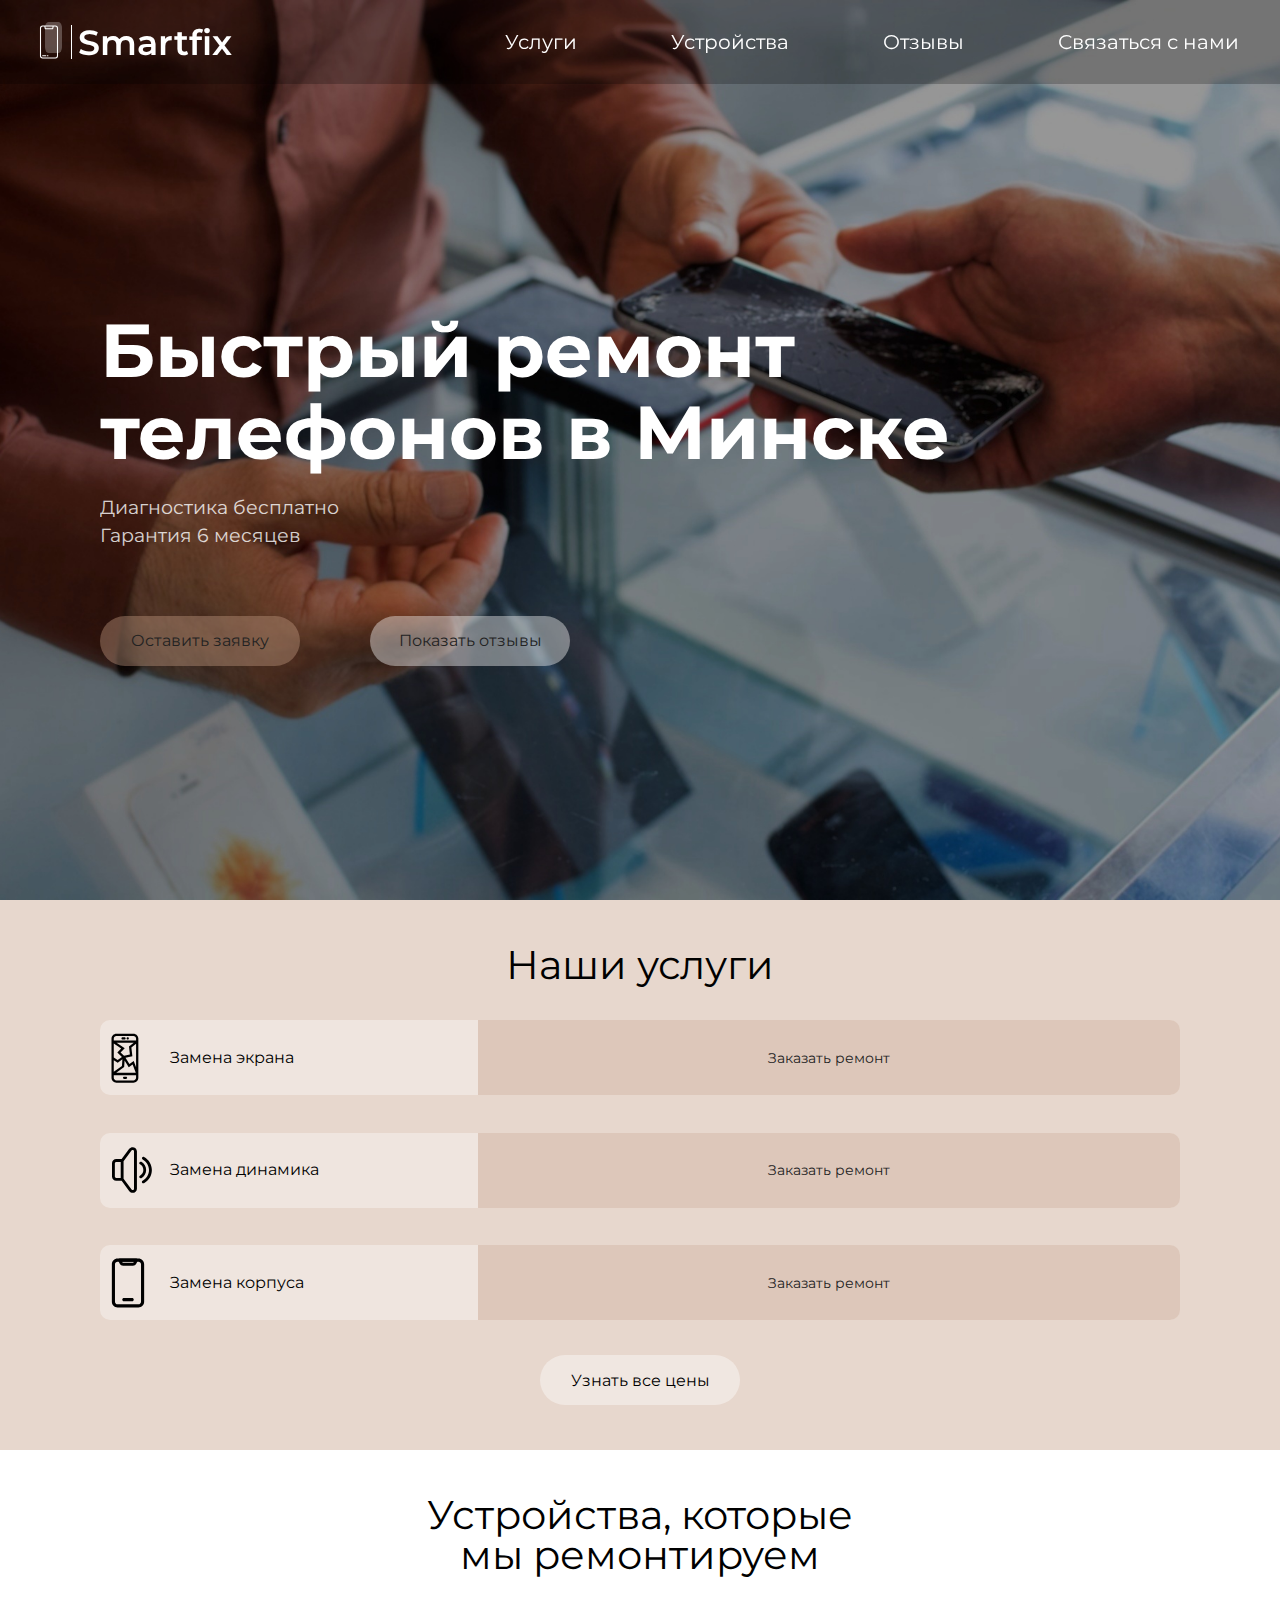
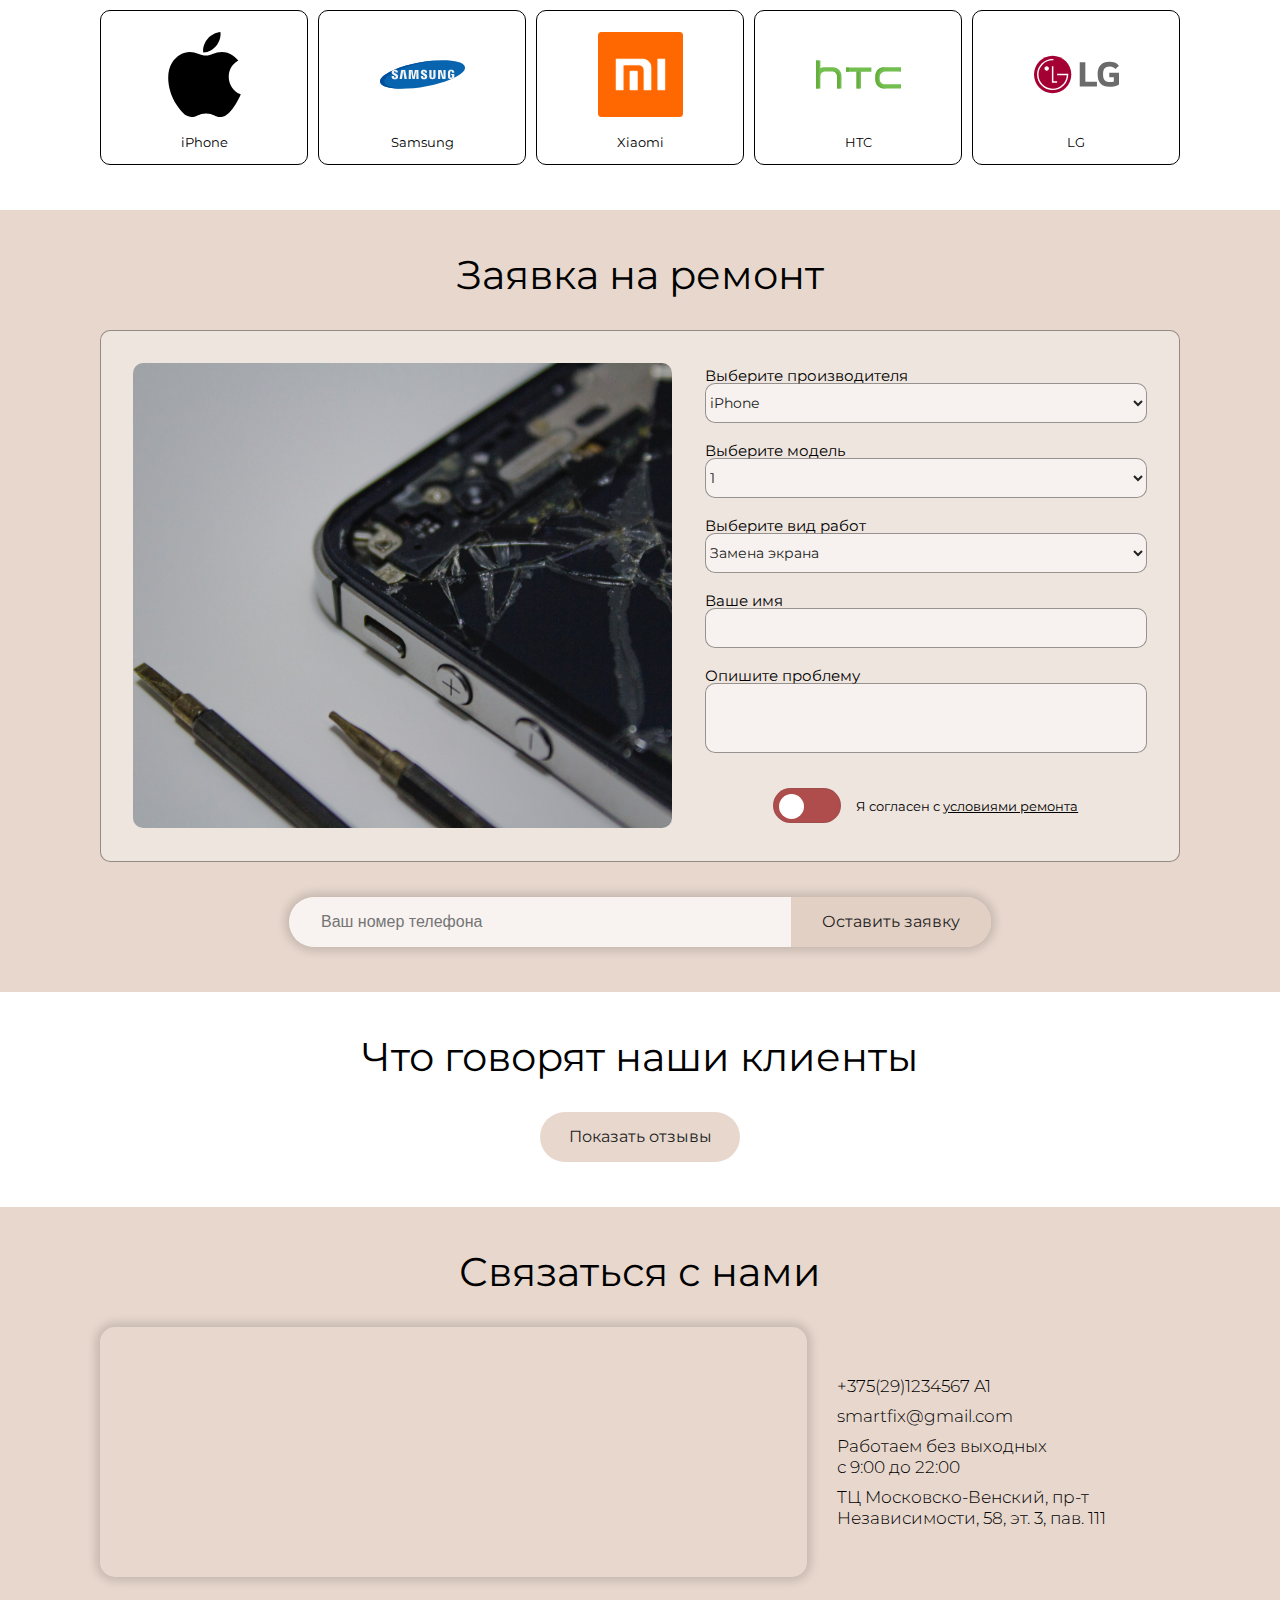
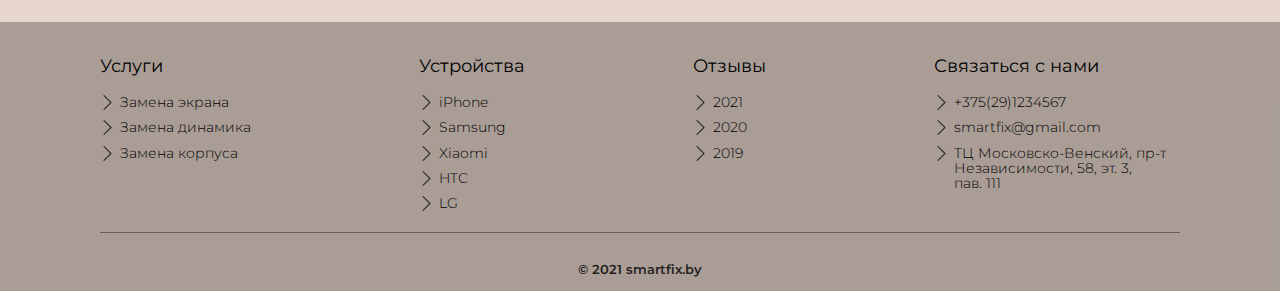
<file: index.html>
<!DOCTYPE html>
<html lang="ru">
<head>
  <meta charset="UTF-8">
  <meta http-equiv="X-UA-Compatible" content="IE=edge">
  <meta name="viewport" content="width=device-width, initial-scale=1.0">
  <meta name="theme-color" media="prefers-color-scheme: light" content="white">
  <title>Smartfix - ремонт мобильных телефонов</title>
  <link rel="shortcut icon" href="assets/img/smartphone.png" type="image/x-icon">
  <link rel="stylesheet" href="assets/css/reset.css">
  <link rel="stylesheet" href="assets/css/style.css">
</head>
<body>
  <div class="preloader-area">
    <div class="preloader">
      <div class="dot dot--1"></div>
      <div class="dot dot--2"></div>
      <div class="dot dot--3"></div>
      <div class="dot dot--4"></div>
      <div class="dot dot--5"></div>
      <div class="dot dot--6"></div>
      <div class="dot dot--7"></div>
      <div class="dot dot--8"></div>
    </div>
  </div>
  <header class="header">
    <div class="container">
      <div class="header__wrapper">
        <div class="wrapper">
          <a class="logo" href="index.html">
            <div class="icon__wrapper">
              <img class="logo__icon" src="assets/img/white-smartphone.svg" alt="">
            </div>
            <p class="logo__text">Smartfix</p>
          </a>
          <nav class="menu">
            <ul class="header__menu menu__list">
              <li class="menu__item">
                <a href="#services" class="menu__link">Услуги</a>
              </li>
              <li class="menu__item">
                <a href="#brends" class="menu__link">Устройства</a>
              </li>
              <li class="menu__item">
                <a href="comments.html" class="menu__link">Отзывы</a>
              </li>
              <li class="menu__item">
                <a href="#contacts" class="menu__link">Связаться с нами</a>
              </li>
            </ul>
          </nav>
          <div class="burger">
            <span></span>
          </div>
        </div>
        </div>
      </div>
    </div>
  </header>
  <main class="main">
    <div class="container">
      <section class="section first-screen">
        <div class="wrapper">
          <h1 class="title">Быстрый ремонт телефонов в Минске</h1>
          <p class="first-screen__description">Диагностика бесплатно</p>
          <p class="first-screen__description">Гарантия 6 месяцев</p>
          <div class="buttons">
            <button class="btn btn--dark btn--pulse" onclick="location.href='#request'">Оставить заявку</button>
            <button class="btn btn--light" onclick="location.href='comments.html'">Показать отзывы</button>
          </div>
        </div>
      </section>
      <section class="section services" id="services">
        <div class="wrapper">
          <h2 class="main-text main-text--big">Наши услуги</h2>
          <div class="services__list list">
            <div class="services__item">
              <p class="main-text services__name">Замена экрана</p>
              <div class="flip">
                <div class="front">
                  <img class="services__icon broken-glass" src="assets/img/broken glass.svg" alt="">
                </div>
                <div class="prices">от 40 руб.</div>
              </div>
              <button class="btn btn--dark" onclick="location.href='#request'">Заказать ремонт</button>
            </div>
            <div class="services__item">
              <p class="main-text services__name">Замена динамика</p>
              <div class="flip">
                <div class="front">
                  <img class="services__icon dynamic" src="assets/img/dynamic.svg" alt="">
                </div>
                <div class="prices">от 40 руб.</div>
              </div>
              <button class="btn btn--dark" onclick="location.href='#request'">Заказать ремонт</button>
            </div>
            <div class="services__item">
              <p class="main-text services__name">Замена корпуса</p>
              <div class="flip">
                <div class="front">
                  <img class="services__icon display" src="assets/img/display.svg" alt="">
                </div>
                <div class="prices">от 40 руб.</div>
              </div>
              <button class="btn btn--dark" onclick="location.href='#request'">Заказать ремонт</button>
          </div>
          </div>
          <button class="btn btn--light" onclick="location.href='assets/docs/prices_2021.xlsx'"><span class="all-prices__doc">Узнать все цены</span></button>
        </div>
      </section>
      <section class="section brends" id="brends">
        <div class="wrapper">
          <h2 class="main-text text brends__title">Устройства, которые<br>мы ремонтируем</h2>
          <div class="brends__list list">
            <a class="brends__item" href="#">
              <div class="item__wrapper">
                <div class="img__wrapper">
                  <img class="brends__icon" src="assets/img/apple.svg" alt="">
                </div>
                <p class="main-text main-text--small">iPhone</p>
              </div>
            </a>
            <a class="brends__item" href="#">
              <div class="item__wrapper">
                <div class="img__wrapper">
                  <img class="brends__icon" src="assets/img/samsung.svg" alt="">
                </div>
                <p class="main-text main-text--small">Samsung</p>
              </div>
            </a>
            <a class="brends__item" href="#">
              <div class="item__wrapper">
                <div class="img__wrapper">
                  <img class="brends__icon" src="assets/img/xiaomi.svg" alt="">
                </div>
                <p class="main-text main-text--small">Xiaomi</p>
              </div>
            </a>
            <a class="brends__item" href="#">
              <div class="item__wrapper">
                <div class="img__wrapper">
                  <img class="brends__icon" src="assets/img/htc.svg" alt="">
                </div>
                <p class="main-text main-text--small">HTC</p>
              </div>
            </a>
            <a class="brends__item" href="#">
              <div class="item__wrapper">
                <div class="img__wrapper">
                  <img class="brends__icon" src="assets/img/lg.svg" alt="">
                </div>
                <p class="main-text main-text--small">LG</p>
              </div>
            </a>
          </div>
        </div>
      </section>
      <section class="section request" id="request">
        <div class="wrapper">
          <h2 class="main-text main-text--big">Заявка на ремонт</h2>
          <div class="request__container">
            <div class="repair-request"></div>
            <form class="request__form" action="" method="POST">
              <div class="form__container">
                <label>Выберите производителя</label>
                <select class="form producer" name="producer">
                  <option class="main-text--small" value="iPhone">iPhone</option>
                  <option class="main-text--small" value="Samsung">Samsung</option>
                  <option class="main-text--small" value="Xiaomi">Xiaomi</option>
                  <option class="main-text--small" value="HTC">HTC</option>
                  <option class="main-text--small" value="LG">LG</option>
                </select>
              </div>
              <div class="form__container">
                <label>Выберите модель</label>
                <select class="model form" name="model">
                  <option class="main-text--small" value="#">1</option>
                  <option class="main-text--small" value="#">2</option>
                  <option class="main-text--small" value="#">3</option>
                  <option class="main-text--small" value="#">4</option>
                  <option class="main-text--small" value="#">5</option>
                </select>
              </div>
              <div class="form__container">
                <label>Выберите вид работ</label>
                <select class="service form" name="service">
                  <option class="main-text--small" value="display">Замена экрана</option>
                  <option class="main-text--small" value="body">Замена корпуса</option>
                  <option class="main-text--small" value="screen">Замена экрана</option>
                </select>
              </div>
              <div class="label__request name">
                <label for="name">Ваше имя</label>
                <input id="name" class="required" type="text" name="name" required>
              </div>
              <div class="label__request phone-number">
                <label for="phone-number">Ваш номер телефона</label>
                <input id="phone-number" class="required" type="tel" name="phone-number" required>
              </div>
              <div class="label__request problem-description">
                <label for="problem-description">Опишите проблему</label>
                <textarea id="problem-description" name="comments" cols="30" rows="5"></textarea>
              </div>
              <div class="conditions__container">
                <input id="color-check" type="checkbox" required>
                <label class="toggle-item" for="color-check"></label>
                <p class="main-text main-text--small conditions">Я согласен с <a class="main-text main-text--small conditions__doc" href="#">условиями ремонта</a></p>
              </div>
            </form>
          </div>
          <div class="leave-request">
            <form action="" method="POST">
              <input id="phone-number" class="required" type="tel" name="phone-number" placeholder="Ваш номер телефона" required>
              <button class="btn btn--light" onclick="location.href='#'">Оставить заявку</button>
              <button class="btn btn--dark" onclick="location.href='#'">Оставить заявку</button>
            </form>
          </div> 
        </div>
      </section>
      <section class="section comments">
        <div class="wrapper">
          <h2 class="main-text main-text--big">Что говорят наши клиенты</h2>
          <button class="btn btn--dark" onclick="location.href='comments.html'">Показать отзывы</button>
        </div>
      </section>
      <section class="section contacts" id="contacts">
        <div class="wrapper">
          <h2 class="main-text main-text--big">Связаться с нами</h2>
          <div class="contacts__wrapper">
            <div class="contacts__info">
              <a class="main-text tel" href="tel:+375291234567">+375(29)1234567 A1</a>
              <a class="main-text mail" href="mailto:smartfix@gmail.com">smartfix@gmail.com</a>
              <p class="main-text">Работаем без выходных<br>с 9:00 до 22:00</p>
              <p class="main-text">ТЦ Московско-Венский, пр-т Независимости, 58, эт.&nbsp;3, пав.&nbsp;111</p>
            </div>
            <iframe class="map" src="https://www.google.com/maps/embed?pb=!1m18!1m12!1m3!1d2349.7821523266925!2d27.587218448294088!3d53.917846954872836!2m3!1f0!2f0!3f0!3m2!1i1024!2i768!4f13.1!3m3!1m2!1s0x46dbcfa6efdaaaab%3A0xcbc95854c0225e6b!2sMoskovsko-Venskii%20Torgovyi%20Centr%20Tovarischestva%20Sobstvennikov%20Vsegda%20Vmeste!5e0!3m2!1sen!2sby!4v1624885175771!5m2!1sen!2sby" style="border:0;" allowfullscreen="" loading="lazy"></iframe>
          </div>
      </section>
    </div>
  </main>
  <footer class="section footer">
    <div class="container">
      <div class="wrapper">
        <div class="menu menu--open">
          <ul class="footer__menu menu__list">
            <li class="menu__item">
              <a href="#services" class="menu__link footer__contacts">Услуги</a>
              <div class="menu-expanded">
                <a class="main-text main-text--small" href="#">Замена экрана</a>
                <a class="main-text main-text--small" href="#">Замена динамика</a>
                <a class="main-text main-text--small" href="#">Замена корпуса</a>
              </div>
            </li>
            <li class="menu__item">
              <a href="#brends" class="menu__link footer__contacts">Устройства</a>
              <div class="menu-expanded">
                <a class="main-text main-text--small" href="#">iPhone</a>
                <a class="main-text main-text--small" href="#">Samsung</a>
                <a class="main-text main-text--small" href="#">Xiaomi</a>
                <a class="main-text main-text--small" href="#">HTC</a>
                <a class="main-text main-text--small" href="#">LG</a>
              </div>
            </li>
            <li class="menu__item">
              <a href="comments.html" class="menu__link footer__contacts">Отзывы</a>
              <div class="menu-expanded">
                <a class="main-text main-text--small"href="comments.html">2021</a>
                <a class="main-text main-text--small"href="comments.html">2020</a>
                <a class="main-text main-text--small"href="comments.html">2019</a>
              </div>
            </li>
            <li class="menu__item">
              <a href="#contacts" class="menu__link footer__contacts">Связаться с нами</a>
              <div class="menu-expanded">
                <a class="main-text main-text--small" href="tel:+375291234567">+375(29)1234567</a>
                <a class="main-text main-text--small" href="mailto:smartfix@gmail.com">smartfix@gmail.com</a>
                <a class="main-text main-text--small" href="https://goo.gl/maps/9uBG6E5hcBMedLnr9">ТЦ Московско-Венский, пр-т Независимости, 58, эт.&nbsp;3, пав.&nbsp;111</a>
              </div>
            </li>
          </ul>
        </div>
        <p class="copyright main-text main-text--small">© 2021 smartfix.by</p>
      </div>
    </div>
  </footer>
  <script src="assets/js/main.js"></script>
</body>
</html>
</file>
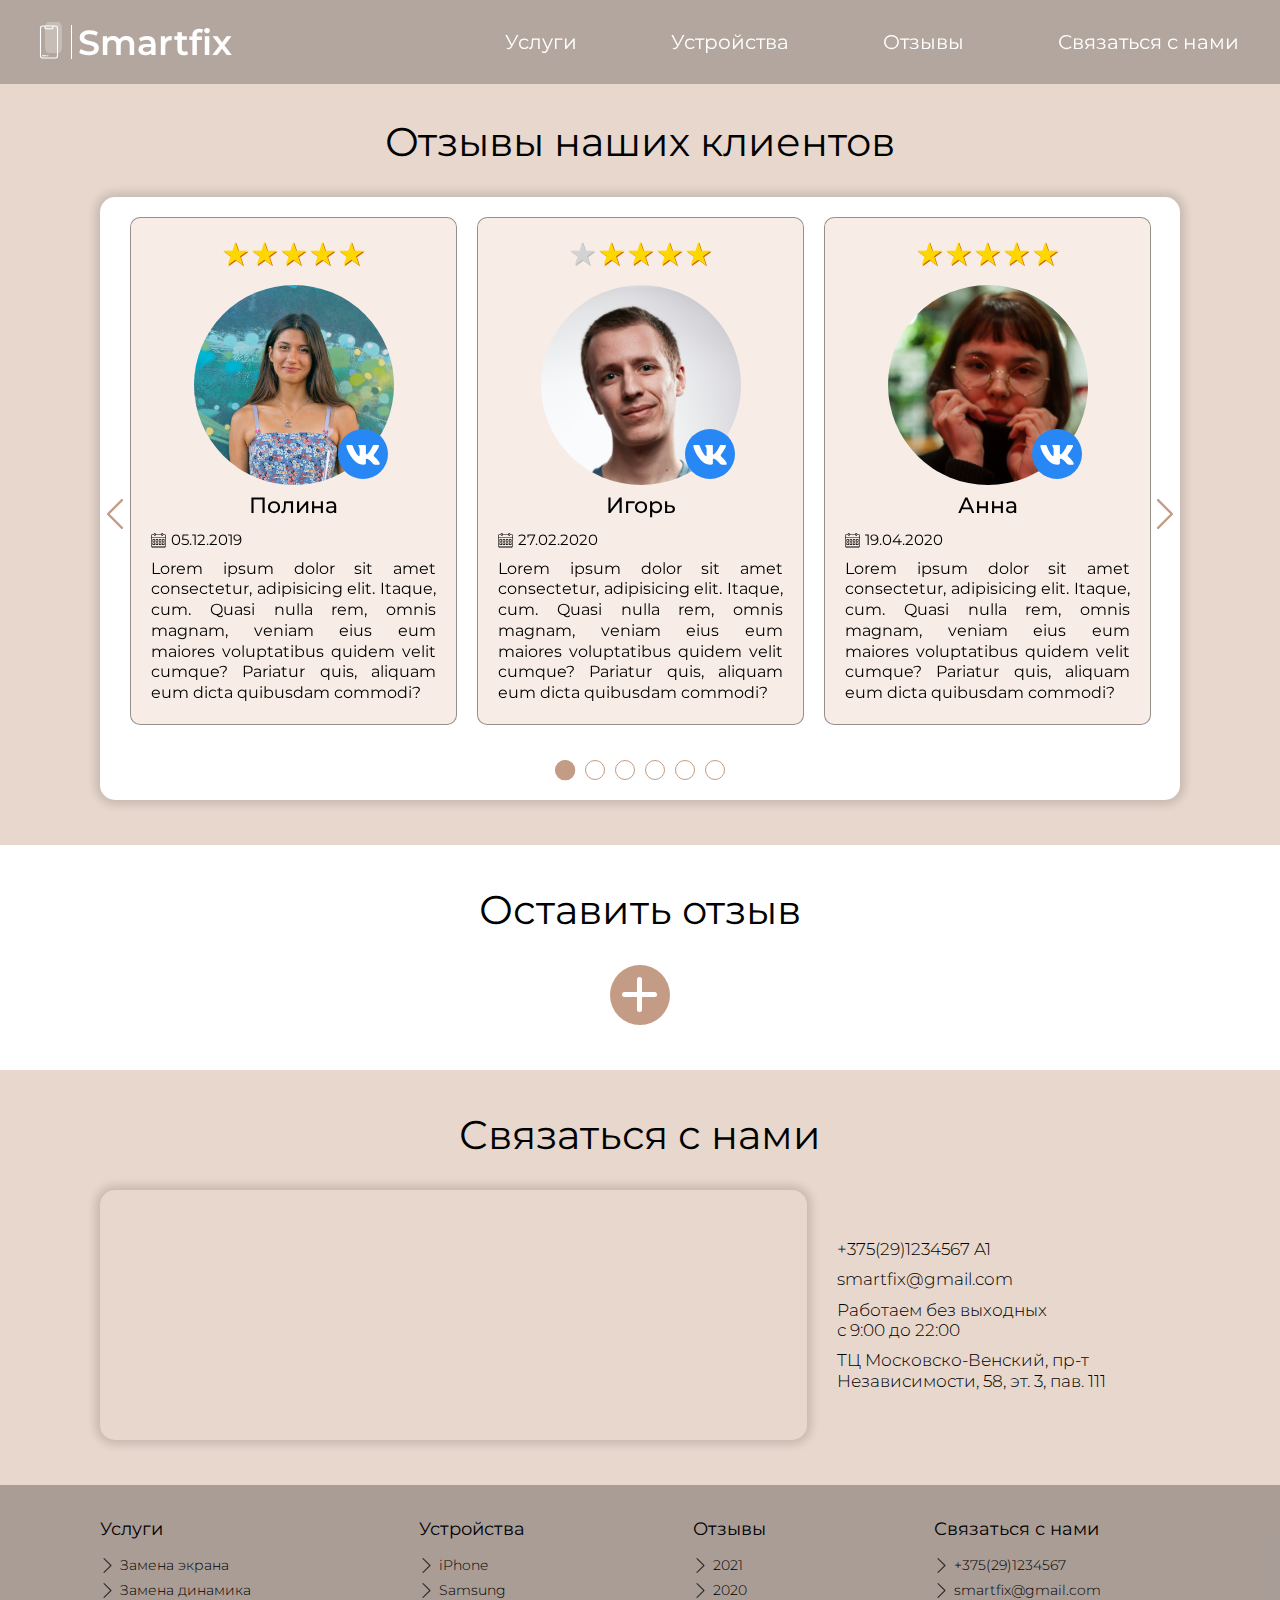
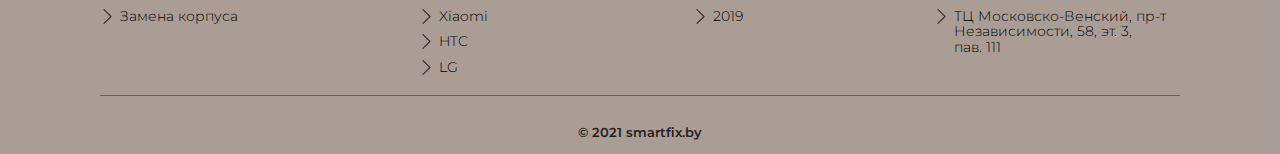
<file: comments.html>
<!DOCTYPE html>
<html lang="ru">
<head>
  <meta charset="UTF-8">
  <meta http-equiv="X-UA-Compatible" content="IE=edge">
  <meta name="viewport" content="width=device-width, initial-scale=1.0">
  <title>Отзывы клиентов</title>
  <link rel="shortcut icon" href="assets/img/smartphone.png" type="image/x-icon">
  <link rel="stylesheet" href="assets/css/reset.css">
  <link rel="stylesheet" href="assets/css/style.css">
  <link rel="stylesheet" href="assets/css/slider.css">
</head>
<body>
  <div class="preloader-area">
    <div class="preloader">
      <div class="dot dot--1"></div>
      <div class="dot dot--2"></div>
      <div class="dot dot--3"></div>
      <div class="dot dot--4"></div>
      <div class="dot dot--5"></div>
      <div class="dot dot--6"></div>
      <div class="dot dot--7"></div>
      <div class="dot dot--8"></div>
    </div>
  </div>
  <header class="header">
    <div class="container">
      <div class="header__wrapper">
        <div class="wrapper">
          <a class="logo" href="index.html">
            <div class="icon__wrapper">
              <img class="logo__icon" src="assets/img/white-smartphone.svg" alt="">
            </div>
            <p class="logo__text">Smartfix</p>
          </a>
          <nav class="menu">
            <ul class="header__menu menu__list">
              <li class="menu__item">
                <a href="index.html#services" class="menu__link">Услуги</a>
              </li>
              <li class="menu__item">
                <a href="index.html#brends" class="menu__link">Устройства</a>
              </li>
              <li class="menu__item">
                <a href="#reviews" class="menu__link">Отзывы</a>
              </li>
              <li class="menu__item">
                <a href="#contacts" class="menu__link">Связаться с нами</a>
              </li>
            </ul>
          </nav>
          <div class="burger">
            <span></span>
          </div>
        </div>
      </div>
    </div>
  </header>
  <main class="main">
    <div class="container">
      <section class="section reviews" id="reviews">
        <div class="wrapper">
          <div class="reviews__wrapper">
            <h2 class="main-text main-text--big">Отзывы наших клиентов</h2>
            <div class="slider">
              <div class="slider__item">
                <div class="slider__item--1">
                  <div class="rating">
                    <input type="radio" id="star-5" name="rating" value="5">
                    <label for="star-5"></label>	
                    <input type="radio" id="star-4" name="rating" value="4">
                    <label for="star-4"></label>    
                    <input type="radio" id="star-3" name="rating" value="3">
                    <label for="star-3"></label>  
                    <input type="radio" id="star-2" name="rating" value="2">
                    <label for="star-2"></label>    
                    <input type="radio" id="star-1" name="rating" value="1">
                    <label for="star-1"></label>
                  </div>
                  <div class="customer__info">
                    <div class="customer__img img-1">
                      <a class="net-icon" href="#">
                        <img src="assets/img/vk-logo.svg" alt="">
                      </a>
                    </div>
                    <p class="main-text main-text--small customer__name">Полина</p>
                  </div>
                  <p class="main-text main-text--small review-date">05.12.2019</p>
                  <p class="main-text main-text--small customer__review">Lorem ipsum dolor sit amet consectetur, adipisicing elit. Itaque, cum. Quasi nulla rem, omnis magnam, veniam eius eum maiores voluptatibus quidem velit cumque? Pariatur quis, aliquam eum dicta quibusdam commodi?</p>
                </div>
              </div>
              <div class="slider__item">
                <div class="slider__item--2">
                  <div class="rating rating--4">
                    <input type="radio" id="star-5" name="rating" value="5">
                    <label for="star-5"></label>	
                    <input type="radio" id="star-4" name="rating" value="4">
                    <label for="star-4"></label>    
                    <input type="radio" id="star-3" name="rating" value="3">
                    <label for="star-3"></label>  
                    <input type="radio" id="star-2" name="rating" value="2">
                    <label for="star-2"></label>    
                    <input type="radio" id="star-1" name="rating" value="1">
                    <label for="star-1"></label>
                  </div>
                  <div class="customer__info">
                    <div class="customer__img img-2">
                      <a class="net-icon" href="#">
                        <img src="assets/img/vk-logo.svg" alt="">
                      </a>
                    </div>
                    <p class="main-text main-text--small customer__name">Игорь</p>
                  </div>
                  <p class="main-text main-text--small review-date">27.02.2020</p>
                  <p class="main-text main-text--small customer__review">Lorem ipsum dolor sit amet consectetur, adipisicing elit. Itaque, cum. Quasi nulla rem, omnis magnam, veniam eius eum maiores voluptatibus quidem velit cumque? Pariatur quis, aliquam eum dicta quibusdam commodi?</p>
                </div>
              </div>
              <div class="slider__item">
                <div class="slider__item--3">
                  <div class="rating">
                    <input type="radio" id="star-5" name="rating" value="5">
                    <label for="star-5"></label>	
                    <input type="radio" id="star-4" name="rating" value="4">
                    <label for="star-4"></label>    
                    <input type="radio" id="star-3" name="rating" value="3">
                    <label for="star-3"></label>  
                    <input type="radio" id="star-2" name="rating" value="2">
                    <label for="star-2"></label>    
                    <input type="radio" id="star-1" name="rating" value="1">
                    <label for="star-1"></label>
                  </div>
                  <div class="customer__info">
                    <div class="customer__img img-3">
                      <a class="net-icon" href="#">
                        <img src="assets/img/vk-logo.svg" alt="">
                      </a>
                    </div>
                    <p class="main-text main-text--small customer__name">Анна</p>
                  </div>
                  <p class="main-text main-text--small review-date">19.04.2020</p>
                  <p class="main-text main-text--small customer__review">Lorem ipsum dolor sit amet consectetur, adipisicing elit. Itaque, cum. Quasi nulla rem, omnis magnam, veniam eius eum maiores voluptatibus quidem velit cumque? Pariatur quis, aliquam eum dicta quibusdam commodi?</p>
                </div>
              </div>
              <div class="slider__item">
                <div class="slider__item--4">
                  <div class="rating rating--4 rating--4">
                    <input type="radio" id="star-5" name="rating" value="5">
                    <label for="star-5"></label>	
                    <input type="radio" id="star-4" name="rating" value="4">
                    <label for="star-4"></label>    
                    <input type="radio" id="star-3" name="rating" value="3">
                    <label for="star-3"></label>  
                    <input type="radio" id="star-2" name="rating" value="2">
                    <label for="star-2"></label>    
                    <input type="radio" id="star-1" name="rating" value="1">
                    <label for="star-1"></label>
                  </div>
                  <div class="customer__info">
                    <div class="customer__img img-4">
                      <a class="net-icon" href="#">
                        <img src="assets/img/vk-logo.svg" alt="">
                      </a>
                    </div>
                    <p class="main-text main-text--small customer__name">Павел</p>
                  </div>
                  <p class="main-text main-text--small review-date">17.10.2020</p>
                  <p class="main-text main-text--small customer__review">Lorem ipsum dolor sit amet consectetur, adipisicing elit. Itaque, cum. Quasi nulla rem, omnis magnam, veniam eius eum maiores voluptatibus quidem velit cumque? Pariatur quis, aliquam eum dicta quibusdam commodi?</p>
                </div>
              </div>
              <div class="slider__item">
                <div class="slider__item--5">
                  <div class="rating rating--4 rating--3">
                    <input type="radio" id="star-5" name="rating" value="5">
                    <label for="star-5"></label>	
                    <input type="radio" id="star-4" name="rating" value="4">
                    <label for="star-4"></label>    
                    <input type="radio" id="star-3" name="rating" value="3">
                    <label for="star-3"></label>  
                    <input type="radio" id="star-2" name="rating" value="2">
                    <label for="star-2"></label>    
                    <input type="radio" id="star-1" name="rating" value="1">
                    <label for="star-1"></label>
                  </div>
                  <div class="customer__info">
                    <div class="customer__img img-5">
                      <a class="net-icon" href="#">
                        <img src="assets/img/vk-logo.svg" alt="">
                      </a>
                    </div>
                    <p class="main-text main-text--small customer__name">Ксения</p>
                  </div>
                  <p class="main-text main-text--small review-date">29.01.2021</p>
                  <p class="main-text main-text--small customer__review">Lorem ipsum dolor sit amet consectetur, adipisicing elit. Itaque, cum. Quasi nulla rem, omnis magnam, veniam eius eum maiores voluptatibus quidem velit cumque? Pariatur quis, aliquam eum dicta quibusdam commodi?</p>
                </div>
              </div>
              <div class="slider__item">
                <div class="slider__item--6">
                  <div class="rating">
                    <input type="radio" id="star-5" name="rating" value="5">
                    <label for="star-5"></label>	
                    <input type="radio" id="star-4" name="rating" value="4">
                    <label for="star-4"></label>    
                    <input type="radio" id="star-3" name="rating" value="3">
                    <label for="star-3"></label>  
                    <input type="radio" id="star-2" name="rating" value="2">
                    <label for="star-2"></label>    
                    <input type="radio" id="star-1" name="rating" value="1">
                    <label for="star-1"></label>
                  </div>
                  <div class="customer__info">
                    <div class="customer__img img-6">
                      <a class="net-icon" href="#">
                        <img src="assets/img/vk-logo.svg" alt="">
                      </a>
                    </div>
                    <p class="main-text main-text--small customer__name">Евгений</p>
                  </div>
                  <p class="main-text main-text--small review-date">21.05.2021</p>
                  <p class="main-text main-text--small customer__review">Lorem ipsum dolor sit amet consectetur, adipisicing elit. Itaque, cum. Quasi nulla rem, omnis magnam, veniam eius eum maiores voluptatibus quidem velit cumque? Pariatur quis, aliquam eum dicta quibusdam commodi?</p>
                </div>
              </div>
            </div>
          </div>
        </div>
      </section>
      <section class="section leave-review">
        <div class="wrapper">
          <h2 class="main-text main-text--big">Оставить отзыв</h2>
          <input id="check-review" type="checkbox">
          <label class="add-btn" for="check-review">
            <div class="check"></div>
          </label>
          <div class="review__container">
            <form class="review__form" action="" method="POST">
              <div class="rating__container">
                <p class="main-text main-text--small add-text">Оценка</p>
                <div class="rating">
                  <input type="radio" id="star star-5" name="rating" value="5">
                  <label for="star-5"></label>	
                  <input type="radio" id="star star-4" name="rating" value="4">
                  <label for="star-4"></label>    
                  <input type="radio" id="star star-3" name="rating" value="3">
                  <label for="star-3"></label>  
                  <input type="radio" id="star star-2" name="rating" value="2">
                  <label for="star-2"></label>    
                  <input type="radio" id="star star-1" name="rating" value="1">
                  <label for="star-1"></label>
                </div>
              </div>
              <div class="label__request name">
                <label for="customer__name">Имя</label>
                <input id="customer__name" class="required" type="text" name="customer__name" required>
              </div>
              <div class="label__request review-description">
                <label for="review-description">Отзыв</label>
                <textarea id="review__description" class="required" name="review__description" cols="30" rows="5"></textarea>
              </div>
              <div class="label__request net__link">
                <label for="net__link">Ссылка на соцсеть</label>
                <input id="net__link" type="text" name="net__link" required>
              </div>
              <div class="label__request input__wrapper">
                <p class="main-text main-text--small add-text add-text--input">Добавить фото</p>
                <label for="input__file" class="input__file--add">
                  Добавить фото
                  <img class="upload-icon" src="assets/img/upload.svg" alt="">
                </label>
                <label for="input__file" class="input__file--choose">
                  Выберите файл
                  <img class="upload-icon" src="assets/img/upload.svg" alt="">
                </label>
                <input class="input__file" id="input__file" type="file" name="photo" accept="image/*">
              </div>
            </form>
            <button class="btn btn--light" onclick="location.href='#'">Отправить отзыв</button>
          </div>
        </div>
      </section>
      <section class="section contacts" id="contacts">
        <div class="wrapper">
          <h2 class="main-text main-text--big">Связаться с нами</h2>
          <div class="contacts__wrapper">
            <div class="contacts__info">
              <a class="main-text tel" href="tel:+375291234567">+375(29)1234567 A1</a>
              <a class="main-text mail" href="mailto:smartfix@gmail.com">smartfix@gmail.com</a>
              <p class="main-text">Работаем без выходных<br>с 9:00 до 22:00</p>
              <p class="main-text">ТЦ Московско-Венский, пр-т Независимости, 58, эт.&nbsp;3, пав.&nbsp;111</p>
            </div>
            <iframe class="map" src="https://www.google.com/maps/embed?pb=!1m18!1m12!1m3!1d2349.7821523266925!2d27.587218448294088!3d53.917846954872836!2m3!1f0!2f0!3f0!3m2!1i1024!2i768!4f13.1!3m3!1m2!1s0x46dbcfa6efdaaaab%3A0xcbc95854c0225e6b!2sMoskovsko-Venskii%20Torgovyi%20Centr%20Tovarischestva%20Sobstvennikov%20Vsegda%20Vmeste!5e0!3m2!1sen!2sby!4v1624885175771!5m2!1sen!2sby" style="border:0;" allowfullscreen="" loading="lazy"></iframe>
          </div>
        </div>
      </section>
    </div>
  </main>
  <footer class="section footer">
    <div class="container">
      <div class="wrapper">
        <div class="menu">
          <ul class="footer__menu menu__list">
            <li class="menu__item">
              <a href="index.html#services" class="menu__link footer__contacts">Услуги</a>
              <div class="menu-expanded">
                <a class="main-text main-text--small" href="#">Замена экрана</a>
                <a class="main-text main-text--small" href="#">Замена динамика</a>
                <a class="main-text main-text--small" href="#">Замена корпуса</a>
              </div>
            </li>
            <li class="menu__item">
              <a href="index.html#brends" class="menu__link footer__contacts">Устройства</a>
              <div class="menu-expanded">
                <a class="main-text main-text--small" href="#">iPhone</a>
                <a class="main-text main-text--small" href="#">Samsung</a>
                <a class="main-text main-text--small" href="#">Xiaomi</a>
                <a class="main-text main-text--small" href="#">HTC</a>
                <a class="main-text main-text--small" href="#">LG</a>
              </div>
            </li>
            <li class="menu__item">
              <a href="#reviews" class="menu__link footer__contacts">Отзывы</a>
              <div class="menu-expanded">
                <a class="main-text main-text--small"href="comments.html">2021</a>
                <a class="main-text main-text--small"href="comments.html">2020</a>
                <a class="main-text main-text--small"href="comments.html">2019</a>
              </div>
            </li>
            <li class="menu__item">
              <a href="#contacts" class="menu__link footer__contacts">Связаться с нами</a>
              <div class="menu-expanded">
                <a class="main-text main-text--small" href="tel:+375291234567">+375(29)1234567</a>
                <a class="main-text main-text--small" href="mailto:smartfix@gmail.com">smartfix@gmail.com</a>
                <a class="main-text main-text--small" href="https://goo.gl/maps/9uBG6E5hcBMedLnr9">ТЦ Московско-Венский, пр-т Независимости, 58, эт.&nbsp;3, пав.&nbsp;111</a>
              </div>
            </li>
          </ul>
        </div>
        <p class="copyright main-text main-text--small">© 2021 smartfix.by</p>
      </div>
    </div>
  </footer>
  <script src="https://code.jquery.com/jquery-3.4.1.min.js"></script>
  <script src="assets/js/slick.min.js"></script>
  <script src="assets/js/slider.js"></script>
  <script src="assets/js/main.js"></script>
</body>
</html>
</file>
<file: assets/css/style.css>
@import url("https://fonts.googleapis.com/css2?family=Montserrat:wght@300;400;500;600;700&display=swap");
* {
  -webkit-box-sizing: border-box;
          box-sizing: border-box;
  text-decoration: none;
  color: #000000;
}

body {
  font-family: "Montserrat", sans-serif;
  background-color: #c49b8467;
  display: -webkit-box;
  display: -ms-flexbox;
  display: flex;
  -webkit-box-orient: vertical;
  -webkit-box-direction: normal;
      -ms-flex-direction: column;
          flex-direction: column;
  min-height: calc(var(--vh, 1vh) * 100);
}

header, footer {
  -webkit-box-flex: 0;
      -ms-flex: 0 0 auto;
          flex: 0 0 auto;
}

main {
  -webkit-box-flex: 1;
      -ms-flex: 1 0 auto;
          flex: 1 0 auto;
}

header, main, footer {
  min-width: 320px;
}

h2 {
  margin-bottom: 35px;
}

select {
  font-family: 'Montserrat', sans-serif;
}

a:focus {
  outline: none;
}

.container {
  max-width: 1600px;
  margin: 0 auto;
}

.section:not(.first-screen, .footer, .reviews) {
  padding: 45px 25px;
}

.section:nth-child(2n+1) {
  background-color: #ffffff;
}

.wrapper:not(.header__wrapper .wrapper ) {
  max-width: 1080px;
  margin: 0 auto;
}

.btn {
  font-family: "Montserrat", sans-serif;
  font-weight: 400;
  font-size: 16px;
  width: 200px;
  height: 50px;
  display: block;
  background: #c49b8467;
  border: none;
  border-radius: 30px;
  padding: 0;
  margin: 0 auto;
  margin-top: 35px;
}

.btn--dark:hover {
  background-color: #c49b84d7;
  -webkit-box-shadow: 0px 0px 10px 4px rgba(0, 0, 0, 0.15);
          box-shadow: 0px 0px 10px 4px rgba(0, 0, 0, 0.15);
}

.btn--light {
  background-color: rgba(255, 255, 255, 0.4);
}

.btn--light:hover {
  -webkit-box-shadow: 0px 0px 10px 4px rgba(255, 255, 255, 0.25);
          box-shadow: 0px 0px 10px 4px rgba(255, 255, 255, 0.25);
  background-color: rgba(255, 255, 255, 0.8);
}

.btn--pulse {
  animation: pulse 0.4s alternate infinite;
}

.btn--pulse:hover {
  animation: paused;
}

.main-text {
  font-weight: 400;
  font-size: 25px;
  text-align: center;
}

.main-text--big {
  font-size: 27px;
}

.main-text--small {
  font-size: 16px;
}

.list {
  display: -webkit-box;
  display: -ms-flexbox;
  display: flex;
  -ms-flex-wrap: wrap;
      flex-wrap: wrap;
}

.preloader-area {
  background-color: #c49b84;
  position: fixed;
  left: 0;
  top: 0;
  right: 0;
  bottom: 0;
  overflow: hidden;
  z-index: 999;
}

.preloader {
  width: 100px;
  height: 100px;
  margin: 0 auto;
  margin-top: calc(calc(var(--vh, 1vh) * 50) - 50px);
  position: relative;
  -webkit-animation: dot 4s infinite linear;
          animation: dot 4s infinite linear;
}

.dot {
  width: 15px;
  height: 15px;
  border-radius: 50%;
  background-color: #fff;
}

.dot--1 {
  position: absolute;
  top: -7.5px;
  left: 42.5px;
  -webkit-animation: dot--1 0.8s infinite;
          animation: dot--1 0.8s infinite;
}

.dot--2 {
  position: absolute;
  top: 7px;
  right: 6px;
  -webkit-animation: dot--2 0.8s infinite 0.1s;
          animation: dot--2 0.8s infinite 0.1s;
}

.dot--3 {
  position: absolute;
  top: 42.5px;
  right: -7.5px;
  -webkit-animation: dot--3 0.8s infinite 0.2s;
          animation: dot--3 0.8s infinite 0.2s;
}

.dot--4 {
  position: absolute;
  bottom: 7px;
  right: 6px;
  -webkit-animation: dot--4 0.8s infinite 0.3s;
          animation: dot--4 0.8s infinite 0.3s;
}

.dot--5 {
  position: absolute;
  bottom: -7.5px;
  left: 42.5px;
  -webkit-animation: dot--5 0.8s infinite 0.4s;
          animation: dot--5 0.8s infinite 0.4s;
}

.dot--6 {
  position: absolute;
  bottom: 7px;
  left: 6px;
  -webkit-animation: dot--6 0.8s infinite 0.5s;
          animation: dot--6 0.8s infinite 0.5s;
}

.dot--7 {
  position: absolute;
  top: 42.5px;
  left: -7.5px;
  -webkit-animation: dot--7 0.8s infinite 0.6s;
          animation: dot--7 0.8s infinite 0.6s;
}

.dot--8 {
  position: absolute;
  top: 7px;
  left: 6px;
  -webkit-animation: dot--8 0.8s infinite 0.7s;
          animation: dot--8 0.8s infinite 0.7s;
}

.loaded_hiding .preloader-area {
  -webkit-transition: 0.3s opacity;
  -o-transition: 0.3s opacity;
  transition: 0.3s opacity;
  opacity: 0;
}

.loaded .preloader-area {
  display: none;
}

.header {
  position: fixed;
  width: 100%;
  top: 0;
  left: 0;
  background-color: #0000003a;
  z-index: 900;
}
.header__wrapper .wrapper {
  padding: 20px;
  display: -webkit-box;
  display: -ms-flexbox;
  display: flex;
  -webkit-box-pack: justify;
      -ms-flex-pack: justify;
          justify-content: space-between;
  -webkit-box-align: center;
      -ms-flex-align: center;
          align-items: center;
  margin-left: -3px;
  z-index: 30;
}

.logo {
  display: -webkit-box;
  display: -ms-flexbox;
  display: flex;
  -webkit-box-align: center;
      -ms-flex-align: center;
          align-items: center;
}

.logo__icon {
  display: block;
  width: 40px;
  border-right: 1px solid #ffffff;
  padding-right: 5px;
  margin-right: 6px;
}

.icon__wrapper {
  position: relative;
}

.icon__wrapper::after {
  content: "";
  width: 17px;
  height: 31px;
  position: absolute;
  top: -3px;
  left: 13px;
  border-radius: 20%;
  background-color: rgba(255, 255, 255, 0.25);
  z-index: -1;
}

.logo__text {
  font-size: 35px;
  font-weight: 600;
  color: #ffffff;
}

.header__wrapper .menu {
  background-color: #c49b84;
  display: -webkit-box;
  display: -ms-flexbox;
  display: flex;
  -webkit-box-orient: vertical;
  -webkit-box-direction: normal;
      -ms-flex-direction: column;
          flex-direction: column;
  -webkit-box-pack: justify;
      -ms-flex-pack: justify;
          justify-content: space-between;
  position: fixed;
  width: 100vw;
  height: calc(var(--vh, 1vh) * 100);
  top: 0;
  left: -100vw;
  -webkit-transition: 0.7s;
  -o-transition: 0.7s;
  transition: 0.7s;
  z-index: -2;
  padding-top: 54px;
}
.header__wrapper .menu--open {
  left: 0;
}

.header__menu {
  -webkit-box-align: center;
      -ms-flex-align: center;
          align-items: center;
}

.menu__list {
  height: calc(var(--vh, 1vh) * 100);
  display: -webkit-box;
  display: -ms-flexbox;
  display: flex;
  -webkit-box-orient: vertical;
  -webkit-box-direction: normal;
      -ms-flex-direction: column;
          flex-direction: column;
  -webkit-box-pack: space-evenly;
      -ms-flex-pack: space-evenly;
          justify-content: space-evenly;
  -webkit-box-align: center;
      -ms-flex-align: center;
          align-items: center;
}

.header__menu .menu__item {
  font-weight: 400;
  font-size: 22px;
  padding: 10px;
  z-index: 991;
  border: 2px solid transparent;
}

.header__menu .menu__item:hover {
  border-bottom-color: #ffffff;
}

.menu__link {
  color: #ffffff;
}

.burger {
  width: 30px;
  height: 30px;
  position: absolute;
  right: 20px;
  top: 15px;
  cursor: pointer;
  margin-right: 6px;
}

.burger span {
  top: 20px;
}

.burger span, .burger span::before, .burger span::after {
  content: "";
  width: 100%;
  height: 3px;
  border-radius: 2px;
  background: #ffffff;
  position: absolute;
  display: block;
  -webkit-transition: 0.3s;
  -o-transition: 0.3s;
  transition: 0.3s;
}

.burger span::before {
  top: -12px;
}

.burger span:after {
  bottom: -12px;
}

.burger span.active {
  background: rgba(255, 255, 255, 0); 
}

.burger span.active::before {
  content: "";
  top: 0;
  -webkit-transform: rotate(45deg);
      -ms-transform: rotate(45deg);
          transform: rotate(45deg);
}

.burger span.active::after {
  content: "";
  bottom: 0;
  -webkit-transform: rotate(-45deg);
      -ms-transform: rotate(-45deg);
          transform: rotate(-45deg);
}

.first-screen {
  height: calc(var(--vh, 1vh) * 100);
  background: url("../img/bc-first-screen.jpeg") no-repeat;
  background-size: cover;
  background-position: 72.5%;
  display: -webkit-box;
  display: -ms-flexbox;
  display: flex;
  -webkit-box-align: center;
      -ms-flex-align: center;
          align-items: center;
  -webkit-box-pack: center;
      -ms-flex-pack: center;
          justify-content: center;
  padding: calc(50vh - 185px) 25px calc(50vh - 259px);
}

.title {
  font-size: 45px;
  font-weight: 700;
  text-align: center;
  color: #ffffff;
  margin-bottom: 20px;
}
.first-screen__description {
  font-size: 17px;
  font-weight: 400;
  line-height: 1.5;
  text-align: center;
  color: #ffffff;
  opacity: 0.8;
}

.buttons {
  height: 130px;
  display: -webkit-box;
  display: -ms-flexbox;
  display: flex;
  -webkit-box-orient: vertical;
  -webkit-box-direction: normal;
      -ms-flex-direction: column;
          flex-direction: column;
  -webkit-box-pack: justify;
      -ms-flex-pack: justify;
          justify-content: space-between;
  margin-top: 65px;
}

.buttons button {
  margin-top: 0;
}

.services__list {
  height: 430px;
  -webkit-box-orient: vertical;
  -webkit-box-direction: normal;
      -ms-flex-direction: column;
          flex-direction: column;
  -webkit-box-pack: justify;
      -ms-flex-pack: justify;
          justify-content: space-between;
  -webkit-box-align: center;
      -ms-flex-align: center;
          align-items: center;
}

.services__item {
  height: 125px;
  display: -webkit-box;
  display: -ms-flexbox;
  display: flex;
  -webkit-box-orient: vertical;
  -webkit-box-direction: normal;
      -ms-flex-direction: column;
          flex-direction: column;
  -webkit-box-align: center;
      -ms-flex-align: center;
          align-items: center;
  -webkit-box-pack: justify;
      -ms-flex-pack: justify;
          justify-content: space-between;
}

.services__name {
  font-size: 18px;
}

.flip {
  position: relative;
  -webkit-perspective: 500px;
          perspective: 500px;
}

.front {
  position: relative;
}

.front::after {
  content: "";
  width: 100px;
  height: 100px;
  display: block;
  background-color: rgba(255, 255, 255, 0.356);
  border-radius: 50%;
  position: absolute;
  top: -8px;
  right: -8px;
  z-index: -1;
}

.services__icon {
  height: 85px;
}

.prices {
  width: 100px;
  height: 100px;
  background-color: #ffffff;
  position: absolute;
  top: -8px;
  right: -8px;
  -webkit-transform: rotateY(180deg);
          transform: rotateY(180deg);
  border-radius: 50%;
}

.front, .prices {
  cursor: pointer;
  display: -webkit-box;
  display: -ms-flexbox;
  display: flex;
  -webkit-box-pack: center;
      -ms-flex-pack: center;
          justify-content: center;
  -webkit-box-align: center;
      -ms-flex-align: center;
          align-items: center;
  -webkit-transition: 0.7s;
  -o-transition: 0.7s;
  transition: 0.7s;
  -webkit-backface-visibility: hidden;
          backface-visibility: hidden;
}

.flip:hover .front {
  -webkit-transform: rotateY(180deg);
          transform: rotateY(180deg);
}

.flip:hover .prices {
  -webkit-transform: rotateY(360deg);
          transform: rotateY(360deg);
}
.services__item button {
  display: none;
}

.brends__item {
  height: 155px;
  display: -webkit-box;
  display: -ms-flexbox;
  display: flex;
  -webkit-box-flex: 1;
      -ms-flex-positive: 1;
          flex-grow: 1;
  border: transparent;
  border-radius: 10px;
}

.brends__item:nth-child(2n) {
  margin-left: 10px;
  margin-bottom: 10px;
}

.brends__item:hover {
  background-color: #c49b8467;
}

.item__wrapper {
  padding: 21px;
  padding-bottom: 15px;
  display: -webkit-box;
  display: -ms-flexbox;
  display: flex;
  -webkit-box-orient: vertical;
  -webkit-box-direction: normal;
      -ms-flex-direction: column;
          flex-direction: column;
  -webkit-box-pack: justify;
      -ms-flex-pack: justify;
          justify-content: space-between;
  -webkit-box-align: center;
      -ms-flex-align: center;
          align-items: center;
  -webkit-box-flex: 1;
      -ms-flex-positive: 1;
          flex-grow: 1;
  border: 1px solid black;
  border-radius: 10px;
}

.item__wrapper:hover {
  background-color: transparent;
}

.img__wrapper {
  height: 85px;
  display: -webkit-box;
  display: -ms-flexbox;
  display: flex;
}

.brends__icon {
  width: 85px;
}

.request__form {
  height: 510px;
  display: -webkit-box;
  display: -ms-flexbox;
  display: flex;
  -webkit-box-orient: vertical;
  -webkit-box-direction: normal;
      -ms-flex-direction: column;
          flex-direction: column;
  -webkit-box-pack: justify;
      -ms-flex-pack: justify;
          justify-content: space-between;
}

.repair-request {
  width: 50%;
  height: 465px;
  background: url(../img/repair-request.jpg) no-repeat;
  background-size: cover;
  background-position: 60%;
  border-radius: 10px;
  display: none;
}

select, .label__request input {
  width: 100%;
  height: 40px;
}

textarea {
  resize: none;
  width: 100%;
  height: 70px;
}

.form__container label, .label__request label {
  display: block;
  margin-bottom: 6px;
}

.form, .label__request input, textarea  {
  border: 1px solid #00000065;
  border-radius: 10px;
  background-color: rgba(255, 255, 255, 0.5);
}

.required:focus {
  -webkit-box-shadow: 0 0 9px 5px #af4c4c7a;
          box-shadow: 0 0 9px 5px #af4c4c7a;
}

.conditions__container {
  width: 100%;
  display: -webkit-box;
  display: -ms-flexbox;
  display: flex;
  -webkit-box-orient: horizontal;
  -webkit-box-direction: normal;
      -ms-flex-direction: row;
          flex-direction: row;
  -webkit-box-pack: center;
      -ms-flex-pack: center;
          justify-content: center;
  -webkit-box-align: center;
      -ms-flex-align: center;
          align-items: center;
  margin-top: 15px;
}

.conditions__container input {
  display: none;
}

.toggle-item {
  display: inline-block;
  min-width: 68px;
  height: 35px;
  background: #af4c4c;
  border: 0.5px solid rgba(94, 91, 91, 0.2);
  border-radius: 50px;
  position: relative;
  -webkit-transition: 0.3s;
  -o-transition: 0.3s;
  transition: 0.3s;
  cursor: pointer;
}

.toggle-item:before {
  content: "";
  width: 25px;
  height: 25px;
  border-radius: 50%;
  background: white;
  position: absolute;
  top: 4.5px;
  left: 4.5px;
  -webkit-transition: 0.3s;
  -o-transition: 0.3s;
  transition: 0.3s;
}

#color-check:checked ~ .toggle-item {
  background: #4caf50;
}

#color-check:checked ~ .toggle-item:before {
  left: 36.5px;
}

.conditions {
  line-height: 1.1;
  text-align: left;
  padding-left: 20px;
}

.conditions__doc {
  text-decoration: underline;
  cursor: pointer;
}

.leave-request form {
  position: relative;
  display: -webkit-box;
  display: -ms-flexbox;
  display: flex;
  -webkit-box-pack: center;
      -ms-flex-pack: center;
          justify-content: center;
}

.leave-request input{
  width: 80%;
  height: 50px;
  border: none;
  border-radius: 30px;
  background-color: rgba(255, 255, 255, 0.7);
  -webkit-box-shadow: 0px 0px 10px 4px rgba(0, 0, 0, 0.15);
          box-shadow: 0px 0px 10px 4px rgba(0, 0, 0, 0.15);
  padding-left: 32px;
  margin: 0 auto;
  margin-top: 35px;
  display: none;
}

.leave-request .btn--dark {
  display: none;
}

.contacts__info * {
  font-size: 19px;
  font-weight: 300;
  text-align: left;
  display: block;
  margin-bottom: 10px;
  line-height: 1.2;
}

.contacts__info p:last-child {
  margin-bottom: 0;
}

.tel:hover, .mail:hover, .input__wrapper label:hover {
  font-weight: 500;
}

.map {
  width: 100%;
  height: 270px;
  border-radius: 15px;
  -webkit-box-shadow: 0px 0px 10px 4px rgba(0, 0, 0, 0.15);
          box-shadow: 0px 0px 10px 4px rgba(0, 0, 0, 0.15);
  margin-top: 25px;
}

.footer {
  background-color: rgba(34, 33, 33, 0.315);
  padding: 35px 25px 15px;
}

.footer__menu {
  height: 160px;
  display: -webkit-box;
  display: -ms-flexbox;
  display: flex;
  -webkit-box-orient: vertical;
  -webkit-box-direction: normal;
      -ms-flex-direction: column;
          flex-direction: column;
  -webkit-box-pack: justify;
      -ms-flex-pack: justify;
          justify-content: space-between;
  -webkit-box-align: stretch;
      -ms-flex-align: stretch;
          align-items: stretch;
  padding: 0;
}

.footer__menu li {
  position: relative;
}

.footer__menu li::before {
  content: "";
  display: block;
  width: 18px;
  height: 18px;
  position: absolute;
  top: 0;
  right: 0;
  background-image: url(../img/expand-button.svg);
  background-position: 50% 50%;
  background-size: 100%;
  background-repeat: no-repeat;
  -webkit-transform: rotate(270deg);
      -ms-transform: rotate(270deg);
          transform: rotate(270deg);
  opacity: 0.7;
}

.footer__contacts {
  font-size: 18px;
  font-weight: 300;
  color: #000000;
}

.footer__contacts:hover {
  font-weight: 500;
}

.menu-expanded {
  display: none;
}

.copyright {
  font-weight: 600;
  font-size: 15px;
  text-align: left;
  opacity: 0.8;
  margin-top: 30px;
}

.reviews {
  padding: 122px 25px 45px;
  background: none !important;
}

.rating {
  display: -webkit-box;
  display: -ms-flexbox;
  display: flex;
  -webkit-box-pack: center;
      -ms-flex-pack: center;
          justify-content: center;
  -webkit-box-align: center;
      -ms-flex-align: center;
          align-items: center;
  margin: 0 auto;
  margin-bottom: 15px;
}

.rating input {
  display: none;
}

.rating label:before {
  content: "\2605";
} 

.rating label {
  padding: 0;
  cursor: pointer;
  font-size: 32px;
  color: gold;
  text-shadow: 1px 1px #c60;
}

.rating--4 label[for="star-5"] {
  color: lightgrey;
  text-shadow: 1px 1px #bbb;
}

.rating--3 label[for="star-4"] {
  color: lightgrey;
  text-shadow: 1px 1px #bbb;
}

.customer__img {
  position: relative;
  border-radius: 50%;
  width: 200px;
  height: 200px;
  margin-bottom: 10px;
}

.img-1 {
  background: url("../img/customers/woman-1.jpg") no-repeat;
  background-position: 50% 10%;
  background-size: 270px auto;
}

.img-2 {  
  background: url("../img/customers/man-1.jpg") no-repeat;
  background-size: 200px auto;
}

.img-3 {  
  background: url("../img/customers/woman-2.jpg") no-repeat;
  background-position: -10px 0%;
  background-size: 210px auto;
}

.img-4 {  
  background: url("../img/customers/man-2.jpg") no-repeat;
  background-position: 0 37%;
  background-size: 210px auto;
}

.img-5 { 
  background: url("../img/customers/woman-3.jpg") no-repeat;
  background-position: 67% 0%;
  background-size: 240px auto;
}

.img-6 {  
  background: url("../img/customers/man-3.jpg") no-repeat;
  background-position: 0px 15%;
  background-size: 220px auto;
}

.customer__info {
  display: -webkit-box;
  display: -ms-flexbox;
  display: flex;
  -webkit-box-orient: vertical;
  -webkit-box-direction: normal;
      -ms-flex-direction: column;
          flex-direction: column;
  -webkit-box-align: center;
      -ms-flex-align: center;
          align-items: center;
  margin-bottom: 15px;
}

.customer__name {
  font-size: 20px;
  font-weight: 500;
  -webkit-box-flex: 1;
      -ms-flex-positive: 1;
          flex-grow: 1;
}

.net-icon {
  position: absolute;
  top: 144px;
  left: 144px;
}

.net-icon img {
  width: 50px;
  border-radius: 50%;
}

.review-date {
  font-size: 14px;
  text-align: left;
  position: relative;
  line-height: 1.1;
  display: -webkit-box;
  display: -ms-flexbox;
  display: flex;
  -webkit-box-align: center;
      -ms-flex-align: center;
          align-items: center;
  padding-left: 20px;
  margin-bottom: 10px;
}

.review-date::before {
  content: "";
  left: 0;
  position: absolute;
  display: block;
  background-image: url(../img/calendar.svg);
  width: 15px;
  height: 15px;
  background-size: 100%;
}

.customer__review {
  font-size: 15px;
  line-height: 1.3;
  text-align: justify;
}

#check-review {
  display: none;
}

.add-btn {
  display: block;
  width: 60px;
  height: 60px;
  background: #c49b84;
  border-radius: 50%;
  position: relative;
  -webkit-transition: 0.3s;
  -o-transition: 0.3s;
  transition: 0.3s;
  cursor: pointer;
  margin: 0 auto;
}

.check:before, .check:after {
  content: "";
  width: 35px;
  height: 5px;
  border-radius: 10px;
  background: rgb(255, 255, 255);
  -webkit-transition: 0.25s;
  -o-transition: 0.25s;
  transition: 0.25s;
  position: absolute;  
}

.check:before {
  -webkit-transform: rotate(90deg) translate(27px, -12px);
      -ms-transform: rotate(90deg) translate(27px, -12px);
          transform: rotate(90deg) translate(27px, -12px);
}

.check:after {
  -webkit-transform: rotate(180deg) translate(-12px, -27px);
      -ms-transform: rotate(180deg) translate(-12px, -27px);
          transform: rotate(180deg) translate(-12px, -27px);
}

#check-review:checked ~ label .check:after {
  -webkit-transform: rotate(45deg) translate(28px, 11px);
      -ms-transform: rotate(45deg) translate(28px, 11px);
          transform: rotate(45deg) translate(28px, 11px)
}

#check-review:checked ~ label .check:before {
  -webkit-transform: rotate(-45deg) translate(-11px, 28px);
      -ms-transform: rotate(-45deg) translate(-11px, 28px);
          transform: rotate(-45deg) translate(-11px, 28px);
}

.review__container {
  max-width: 80%;
  min-width: 270px;
  border: 1px solid #00000065;
  border-radius: 15px;
  -webkit-box-shadow: 0px 0px 10px 4px rgba(0, 0, 0, 0.15);
          box-shadow: 0px 0px 10px 4px rgba(0, 0, 0, 0.15);
  background-color: #c49b8467;
  padding: 20px;
  margin: 0 auto;
  margin-top: 25px;
  display: none;
}

#check-review:checked ~ .review__container {
  display: block;
}

.review__form {
  height: 360px;
  display: -webkit-box;
  display: -ms-flexbox;
  display: flex;
  -webkit-box-orient: vertical;
  -webkit-box-direction: normal;
      -ms-flex-direction: column;
          flex-direction: column;
  -webkit-box-pack: justify;
      -ms-flex-pack: justify;
          justify-content: space-between;
}

.leave-review {
  background-color: #ffffff;
}

.rating__container .rating {
  display: block;
  margin: 0;
  -webkit-box-pack: start;
      -ms-flex-pack: start;
          justify-content: flex-start;
}

.rating__container .rating label {
  color: rgb(165, 164, 164);
  text-shadow: 1px 1px rgb(107, 107, 107);
}

.rating__container .rating:not(:checked) label:hover,
.rating__container .rating:not(:checked) label:hover ~ label {
  color: gold;
  text-shadow: 1px 1px goldenrod;
}

.rating__container .rating > #star:checked ~ label {
  color: gold;
  text-shadow: 1px 1px #c60;
}

/* .rating__container .rating > input:checked + label:hover,
.rating__container .rating > input:checked + label:hover ~ label,
.rating__container .rating > input:checked ~ label:hover,
.rating__container .rating > input:checked ~ label:hover ~ label,
.rating__container .rating > label:hover ~ input:checked ~ label {
  color: gold;
  text-shadow: 1px 1px #c60;
} */

.add-text{
  text-align: left;
  margin-bottom: 6px;
}
.add-text--input {
  display: none;
}

.input__wrapper label {
  margin-bottom: 0;
  cursor: pointer;
  display: -webkit-inline-box;
  display: -ms-inline-flexbox;
  display: flex;
  -webkit-box-align: center;
      -ms-flex-align: center;
          align-items: center;
  -webkit-box-pack: center;
      -ms-flex-pack: center;
          justify-content: center;
}

.input__wrapper .input__file--choose {
  display: none;
}

.upload-icon {
  width: 20px;
  margin-left: 10px;
}

.input__file {
  display: none;
}

.contacts {
  background: none !important;
}


@media screen and (min-width: 339px) {
  .brends__title {
    font-size: 27px;
  }
}
@media screen and (min-width: 447px) {
  .brends__item {
    margin-left: 0px;
    margin-right: 10px;
  }
  .brends__item:nth-child(n) {
    margin-top: 10px;
  }
  .brends__list {
    padding-left: 10px;
  }
}

@media screen and (min-width: 477px) {
  .brends__item:nth-child(n) {
    margin-top: 0;
  }
  .brends__item:nth-child(2n), .brends__item:nth-child(4) {
    margin-left: 0px;
  }
  .brends__item:nth-child(4), .brends__item:nth-child(5) {
    margin-bottom: 0 !important;
  }
} 

@media screen and (min-width: 530px) {
  .title {
    font-size: 41px;
    text-align: left;
    line-height: 1.1;
  }
  .first-screen__description {
    font-size: 16x;
    text-align: left;
  }
  .buttons {
    -webkit-box-orient: vertical;
    -webkit-box-direction: normal;
        -ms-flex-direction: column;
            flex-direction: column;
    -webkit-box-pack: justify;
        -ms-flex-pack: justify;
            justify-content: space-between;
  }
  .buttons button {
    margin: 0;
  }

  .services__list {
    height: 270px;
  }
  .services__name {
    -webkit-box-ordinal-group: 2;
        -ms-flex-order: 1;
            order: 1;
    position: absolute;
    left: 70px;
    font-size: 16px;
  }
  .services__item {
    width: 100%;
    height: 25%;
    border-radius: 10px;
    background-color: rgba(255, 255, 255, 0.356);
    -webkit-box-orient: horizontal;
    -webkit-box-direction: normal;
        -ms-flex-direction: row;
            flex-direction: row;
    position: relative;
  }
  .services__item button {
    width: 47%;
    height: 100%;
    display: block;
    margin-top: 0;
    margin-right: 0; 
    border-top-left-radius: 0;
    border-bottom-left-radius: 0;
    border-top-right-radius: 10px;
    border-bottom-right-radius: 10px;
    font-size: 14px;
  }
  .front::after {
    display: none;
  }
  .prices {
    width: -webkit-min-content;
    width: -moz-min-content;
    width: min-content;
    height: auto;
    text-align: center;
    position: absolute;
    top: 3px;
    left: 13.5px;
    /* left: 997px; */
    /* left: 390px; */
    display: block;
    border-radius: 0%;
    /* transform: rotateY(0deg); */
    /* transition: none; */
    background: none;
    font-size: 14px;
    /* display: none;  */
  }
  .flip {
    /* pointer-events: none; */
    -webkit-backface-visibility: hidden;
            backface-visibility: hidden;
  }
  .services__icon {
    height: 50px;
  }
  .dynamic {
    margin-left: 7px;
  }
  .display {
    margin-left: 3px;
  }
}

@media screen and (min-width: 600px) {
  .section {
    padding-left: 30px !important;
    padding-right: 30px !important;
  }
  .header__wrapper .wrapper {
    padding-left: 30px;
    padding-right: 30px;
    margin-left: -8px;
  }
  .title {
    font-size: 7.5vw;
  }
  .burger {
    margin-right: 10px;
  }
  .request__container {
    border: 1px solid #00000065;
    border-radius: 10px;
    background-color: rgba(255, 255, 255, 0.356);
    display: -webkit-box;
    display: -ms-flexbox;
    display: flex;
    -webkit-box-orient: horizontal;
    -webkit-box-direction: normal;
        -ms-flex-direction: row;
            flex-direction: row;
    -webkit-box-pack: space-evenly;
        -ms-flex-pack: space-evenly;
            justify-content: space-evenly;
    -webkit-box-align: center;
        -ms-flex-align: center;
            align-items: center;
    padding: 3% 0;
  }
  .repair-request {
    display: block;
  }
  .form__container label, .label__request label {
    font-weight: 400;
    font-size: 15px;
  }
  .form, .label__request input, textarea {
    font-size: 14px;
  }
  .request__form {
    height: 455px;
    width: 41%;
  }
  .phone-number {
    display: none;
  }
  .leave-request input{
    display: block;
    position: relative;
  }
  .leave-request .btn--light {
    display: none;
  }
  .leave-request .btn--dark {
    display: block;
    position: absolute;
    top: 35px;
    right: 10%;
    border-top-left-radius: 0;
    border-bottom-left-radius: 0;
    margin-top: 0;
  }
  .conditions {
    padding-left: 15px;
  }
  .main-text--small {
    font-size: 13px;
  }




  .contacts__wrapper {
    display: -webkit-box;
    display: -ms-flexbox;
    display: flex;
    -webkit-box-pack: justify;
        -ms-flex-pack: justify;
            justify-content: space-between;
    -webkit-box-align: center;
        -ms-flex-align: center;
            align-items: center;
  }
  .contacts__info {
    margin-left: 30px;
    -webkit-box-ordinal-group: 2;
        -ms-flex-order: 1;
            order: 1;
  }
  .contacts__info * {
    font-size: 17px;
  }
  .map {
    height: 250px;
    margin-top: 0;
    -webkit-box-ordinal-group: 1;
        -ms-flex-order: 0;
            order: 0;
  }


  
  .customer__name {
    font-size: 20px;
  }
  .review-date {
    font-size: 14px;
  }
  .customer__review {
    font-size: 15px;
  }



  .footer__menu {
    height: auto;
    -webkit-box-orient: horizontal;
    -webkit-box-direction: normal;
        -ms-flex-direction: row;
            flex-direction: row;
    border-bottom: 1px solid rgba(0, 0, 0, 0.4);
    padding-bottom: 10px;
  }
  .footer__contacts {
    font-weight: 400;
    font-size: 18px;
  }
  .footer__menu li {
    margin-right: 6%;
  }
  .footer__menu li:last-child {
    margin-right: 0;
  } 
  .footer__menu li::before {
    display: none;
  }
  .menu-expanded {
    max-width: 246px;
    display: -webkit-box;
    display: -ms-flexbox;
    display: flex;
    -webkit-box-orient: vertical;
    -webkit-box-direction: normal;
        -ms-flex-direction: column;
            flex-direction: column;
    margin-top: 20px;
  }
  .menu-expanded a {
    font-weight: 300;
    font-size: 14px;
    line-height: 1.1;
    text-align: left;
    padding-left: 20px;
    margin-bottom: 10px;
    position: relative;
  }
  .menu-expanded a::before{
    content: "";
    display: inline-block;
    width: 15.2px;
    height: 15.2px;
    position: absolute;
    top: 0;
    left: 0;
    background-image: url(../img/next.svg);
    background-repeat: no-repeat;
    opacity: 0.7;
  }
  .copyright {
    text-align: center;
  }
  .review__form {
    height: 310px !important;
  }
  .rating__container, .review__form .label__request {
    display: -webkit-box;
    display: -ms-flexbox;
    display: flex;
    -webkit-box-pack: justify;
        -ms-flex-pack: justify;
            justify-content: space-between;
    -webkit-box-align: center;
        -ms-flex-align: center;
            align-items: center;
  }
  .review-description {
    -webkit-box-align: start;
        -ms-flex-align: start;
            align-items: flex-start;
  }
  .add-text, .form__container label, .label__request label {
    margin-bottom: 0 !important;
  }
  #customer__name, #review__description, #net__link, .rating__container .rating {
    width: 60%;
  }
  .add-text {
    font-size: 15px;
  }
  .add-text--input {
    display: inline-block !important;
  }
  .input__wrapper label {
    width: 60%;
    height: 40px;
    margin: 0 auto;
    margin-right: 0;
    border: 1px solid #00000065;
    border-radius: 10px;
    background-color: rgba(255, 255, 255, 0.5);
    font-size: 13px;
  }
  .input__file--add {
    display: none !important;
  }
  .input__file--choose {
    display: -webkit-inline-box !important;
    display: -ms-inline-flexbox !important;
    display: flex !important;
  }
  .input__wrapper .input__file--choose:hover {
    -webkit-box-shadow: 0px 0px 10px 4px rgb(0 0 0 / 15%);
            box-shadow: 0px 0px 10px 4px rgb(0 0 0 / 15%);
  }
}

@media screen and (min-width: 765px) {
  .brends__item {
    margin-bottom: 0 !important;
  }
  .brends__item:last-child {
    margin-right: 0;
  }
  .brends__list {
    padding-left: 0;
  }
} 

@media screen and (min-width: 900px) {
  .main-text--big {
    font-size: 40px;
  }
  .section {
    padding-left: 40px !important;
    padding-right: 40px !important;
  }
  .header__wrapper .wrapper {
    padding-left: 40px;
    padding-right: 40px;
  }
  .burger {
    display: none;
  }

  .header__wrapper .menu {
    width: auto;
    height: auto;
    background-color: transparent;
    display: block;
    padding: 0;
    -webkit-transition: 0.7s;
    -o-transition: 0.7s;
    transition: 0.7s;
    z-index: 5;
    position: relative;
    top: 0;
    left: 0;
  }
  .header__menu {
    margin-right: -11px !important;
  }

  .menu__list:not(.footer__menu) {
    height: auto;
    display: -webkit-box;
    display: -ms-flexbox;
    display: flex;
    -webkit-box-orient: horizontal;
    -webkit-box-direction: normal;
        -ms-flex-direction: row;
            flex-direction: row;
    -webkit-box-pack: justify;
        -ms-flex-pack: justify;
            justify-content: space-between;
    -webkit-box-align: center;
        -ms-flex-align: center;
            align-items: center;
    padding: 0;
    margin: 0;
  }

  .header__menu .menu__item {
    font-size: 17px;
    padding: 10px;
    margin-right: 30px;
  }

  .header__menu .menu__item:last-child {
    margin-right: 0;
  }
  .title {
    font-size: 6.8vw;
  }
  .first-screen__description {
    font-size: 19px;
    text-align: left;
  }
  .buttons {
    height: auto;
    -webkit-box-orient: horizontal;
    -webkit-box-direction: normal;
        -ms-flex-direction: row;
            flex-direction: row;
    -webkit-box-pack: start;
        -ms-flex-pack: start;
            justify-content: flex-start;
  }
  .buttons button {
    margin: 0;
    margin-right: 70px;
  }
  .services__item button {
    width: 65%;
  }
  .services__list {
    height: 300px;
  }
  .brends__title {
    font-size: 40px;
  }
  .leave-request input{
    width: 65%;
  }
  .leave-request .btn--dark {
    right: 17.5%;
  }
  .customer__review {
    font-size: 17px;
  }
}

@media screen and (min-width: 1000px) {
  .customer__review {
    font-size: 16px;
  }
}

@media screen and (min-width: 1100px) {
  .title {
    font-size: 75px;
  }  
  .customer__name {
    font-size: 22px;
  }
  .review-date {
    font-size: 15px;
  }  
  .input__wrapper label {
    font-size: 14px;
  }
}

@media screen and (min-width: 1160px) {
  .header__menu .menu__item {
    font-size: 20px;
    margin-right: 70px;
  }
}

@media screen and (min-width: 1300px) {
  h2 {
    margin-bottom: 50px;
  }
  .main-text--big {
    font-size: 40px;
  }
  .main-text--small {
    font-size: 18px;
  }
  .header__wrapper .wrapper {
    padding: 20px 60px;
  }
  .logo {
    margin-left: -10px;
  }
  .logo__icon {
    width: 50px;
  }
  .icon__wrapper::after {
    width: 22px;
    height: 39px;
    top: -3px;
    left: 17px;
  }
  .header__menu .menu__item {
    font-size: 20px;
  }
  .services__list {
    height: 320px;
  }
  .services__name {
    left: 100px;
    font-size: 24px;
  }
  .services__item button {
    font-size: 16px;
  }
  .brends__title {
    font-size: 40px;
  }
  .brends__item:not(:first-child) {
    margin-left: 10px;
    margin-bottom: 0;
  }
  .repair-request {
    background-position: 100%;
  }
  .form__container label, .label__request label {
    font-size: 20px;
  }
  .form, .label__request input, textarea {
    font-size: 18px;
  }
  .conditions {
    padding-left: 20px;
  }
  .contacts__info {
    margin-left: 60px;
  }
  .contacts__info * {
    font-size: 24px;
  }
  .map {
    height: 300px;
  }
  
  .customer__name {
    font-size: 24px;
  }
  .customer__review {
    font-size: 18px;
  }
  .review-date {
    padding-left: 25px;
  }
  .review-date::before {
    width: 18px;
    height: 18px;
    
  }
  .footer__contacts {
    font-size: 20px;
  }
  .menu-expanded a {
    font-size: 17px;
  }
  .menu-expanded a::before {
    width: 18.4px;
    height: 18.4px;
  }
  .add-text {
    font-size: 20px;
  }
  .input__wrapper label {
    font-size: 15px;
  }
}

@-webkit-keyframes dot {
  100% {
    -webkit-transform: rotate(360deg);
            transform: rotate(360deg);
  }
}

@keyframes dot {
  100% {
    -webkit-transform: rotate(360deg);
            transform: rotate(360deg);
  }
}
@-webkit-keyframes dot--1 {
  50% {
    -webkit-transform: scale(1.7);
            transform: scale(1.7);
  }
}
@keyframes dot--1 {
  50% {
    -webkit-transform: scale(1.7);
            transform: scale(1.7);
  }
}
@-webkit-keyframes dot--2 {
  50% {
    -webkit-transform: scale(1.7);
            transform: scale(1.7);
  }
}
@keyframes dot--2 {
  50% {
    -webkit-transform: scale(1.7);
            transform: scale(1.7);
  }
}
@-webkit-keyframes dot--3 {
  50% {
    -webkit-transform: scale(1.7);
            transform: scale(1.7);
  }
}
@keyframes dot--3 {
  50% {
    -webkit-transform: scale(1.7);
            transform: scale(1.7);
  }
}
@-webkit-keyframes dot--4 {
  50% {
    -webkit-transform: scale(1.7);
            transform: scale(1.7);
  }
}
@keyframes dot--4 {
  50% {
    -webkit-transform: scale(1.7);
            transform: scale(1.7);
  }
}
@-webkit-keyframes dot--5 {
  50% {
    -webkit-transform: scale(1.7);
            transform: scale(1.7);
  }
}
@keyframes dot--5 {
  50% {
    -webkit-transform: scale(1.7);
            transform: scale(1.7);
  }
}
@-webkit-keyframes dot--6 {
  50% {
    -webkit-transform: scale(1.7);
            transform: scale(1.7);
  }
}
@keyframes dot--6 {
  50% {
    -webkit-transform: scale(1.7);
            transform: scale(1.7);
  }
}
@-webkit-keyframes dot--7 {
  50% {
    -webkit-transform: scale(1.7);
            transform: scale(1.7);
  }
}
@keyframes dot--7 {
  50% {
    -webkit-transform: scale(1.7);
            transform: scale(1.7);
  }
}
@-webkit-keyframes dot--8 {
  50% {
    -webkit-transform: scale(1.7);
            transform: scale(1.7);
  }
}
@keyframes dot--8 {
  50% {
    -webkit-transform: scale(1.7);
            transform: scale(1.7);
  }
}
@-webkit-keyframes pulse {
  100% {
    -webkit-transform: scale(1.1);
            transform: scale(1.1);
  }
}
@keyframes pulse {
  100% {
    -webkit-transform: scale(1.1);
            transform: scale(1.1);
  }
}
</file>
<file: assets/css/slider.css>
.slick-track {
	display: flex;
	align-items: flex-start;
	justify-content: space-between;
}

.slider {
	position: relative;
	padding: 20px;
  border-radius: 15px;
  box-shadow: 0px 0px 10px 4px rgba(0, 0, 0, 0.15);
  background-color: #ffffff;
	overflow: hidden;
}

.slick-list {
	overflow: hidden;
}

.slider__item {
	max-width: 100%;
	width: 230px;
	background-color: rgba(255, 255, 255, 0.356);
  padding: 0px 20px;
	position: relative;
}

.slider .slick-arrow{
	position: absolute;
	top: 50%;
	z-index: 10;
	font-size: 0;
	width: 30px;
	height: 30px;
	border: none;
	outline: none;
}
.slider .slick-arrow.slick-prev{
	left: 0;
	background-image: url('../img/left-arrow.svg');
	background-size: 100%;
	background-color: transparent;
}
.slider .slick-arrow.slick-next{
	right: 0;
	background-image: url('../img/right-arrow.svg');
	background-size: 100%;
	background-color: transparent;
}
.slider .slick-arrow.slick-disabled{
	opacity: 0.2;
}

.slider .slick-dots{
	display: flex;
	align-items: center;
	justify-content: center;
	padding-top: 35px;
}

.slider .slick-dots li{
	margin-right: 10px;
}

.slider .slick-dots li:last-child {
	margin-right: 0;
}

.slider .slick-dots button{
	font-size: 0;
	background-color: #ffffff;
	border-radius: 50%;
	position: relative;
  display: inline-block;
  vertical-align: top;
  width: 20px;
  height: 20px;
  border-radius: 50%;
  border: 1px solid #c49b84;
  cursor: pointer;
}

.slider .slick-dots button::before {
	content: "";
  position: absolute;
  left: 50%;
  top: 50%;
  width: 19.5px;
  height: 19.5px;
	background-color: #c49b84;
  border-radius: 50%;
  transition: 0.3s;
  transform: translate(-50%, -50%) scale(0);
}

.slider .slick-dots li.slick-active button::before, .slider .slick-dots button:hover:before{
	transform: translate(-50%, -50%) scale(1);
}


@media screen and (min-width:320px) {
	.slider {
		width: 270px;
		margin: 0 auto;
	}
}
@media screen and (min-width:551px) {
	.slider {
		width: auto;
	}
	.slider__item {
    border: 1px solid #00000065;
    border-radius: 10px;
		padding-top: 20px;
	  padding-bottom: 20px;
		margin-left: 10px;
		margin-right: 10px;
		background-color: #e2b2983d;
	}
}

@media screen and (min-width: 1300px) {
	.slider {
		padding: 30px; 
	}
}
</file>
